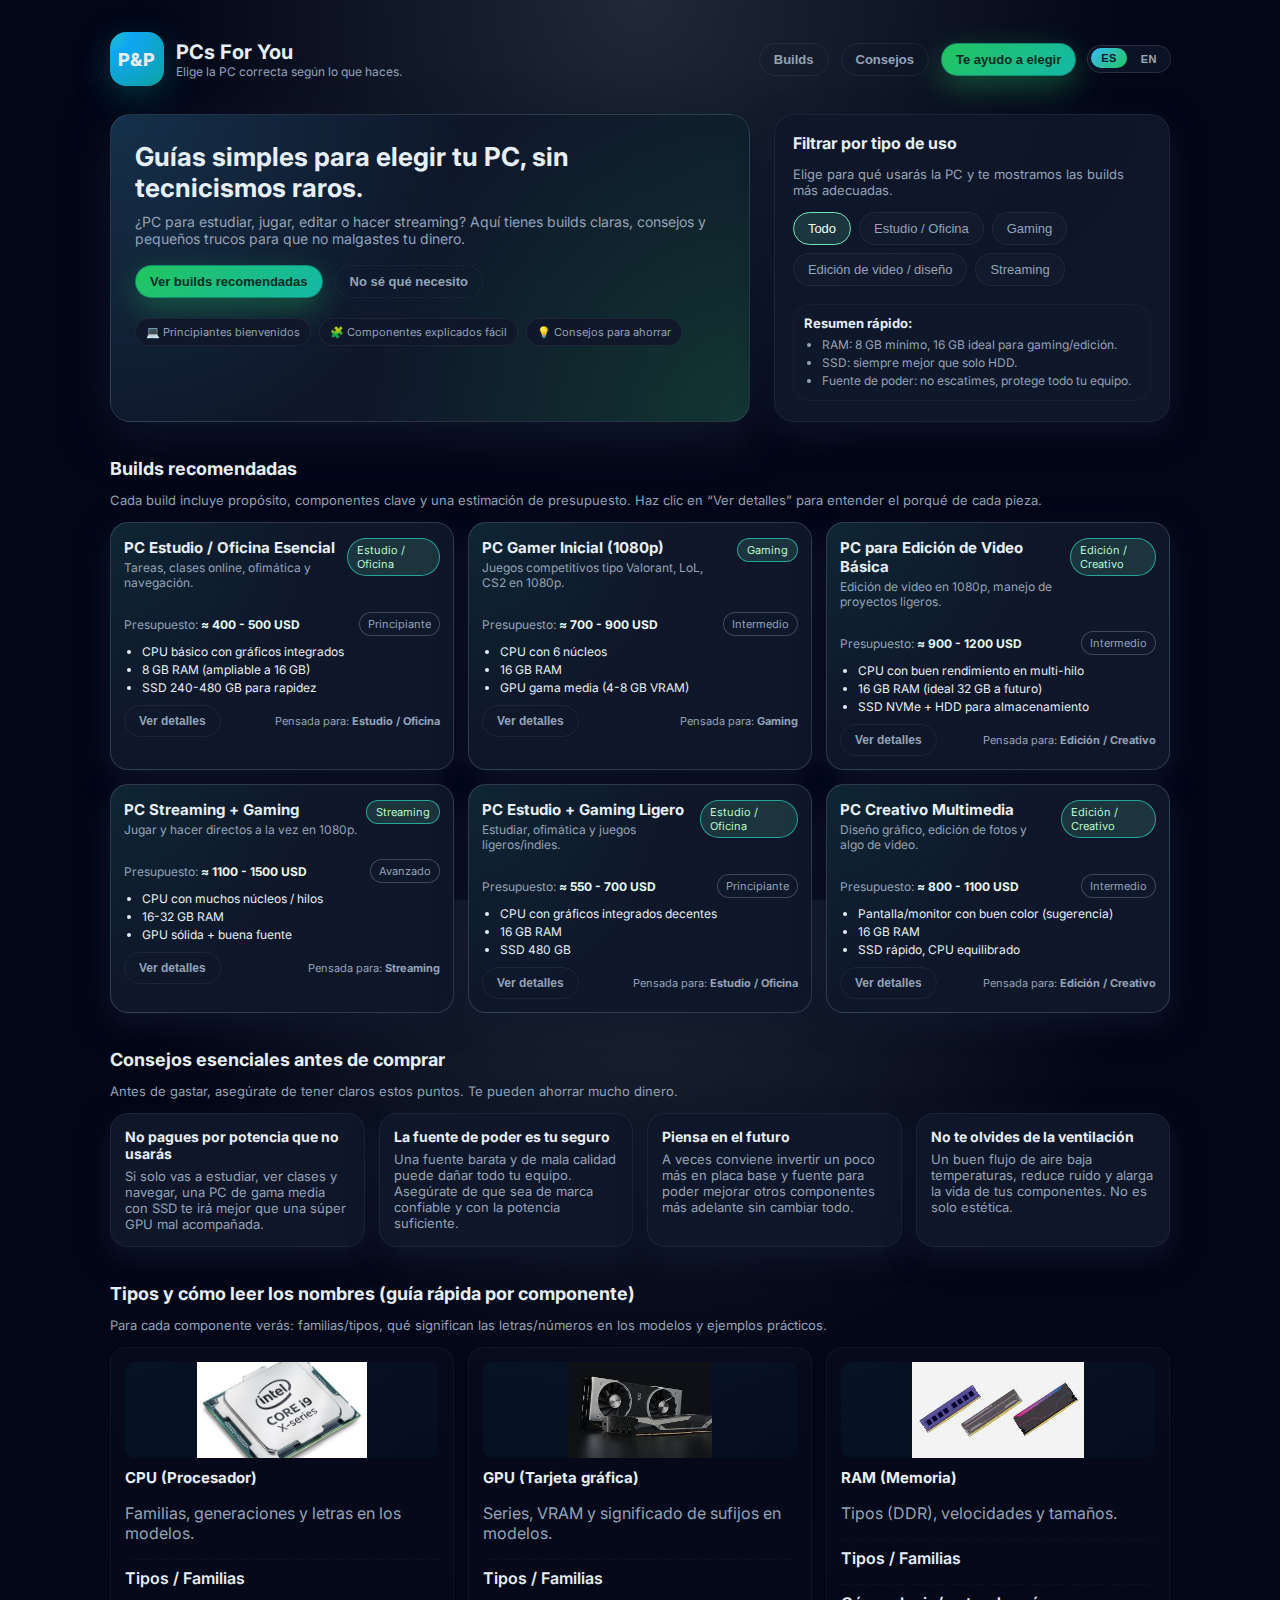
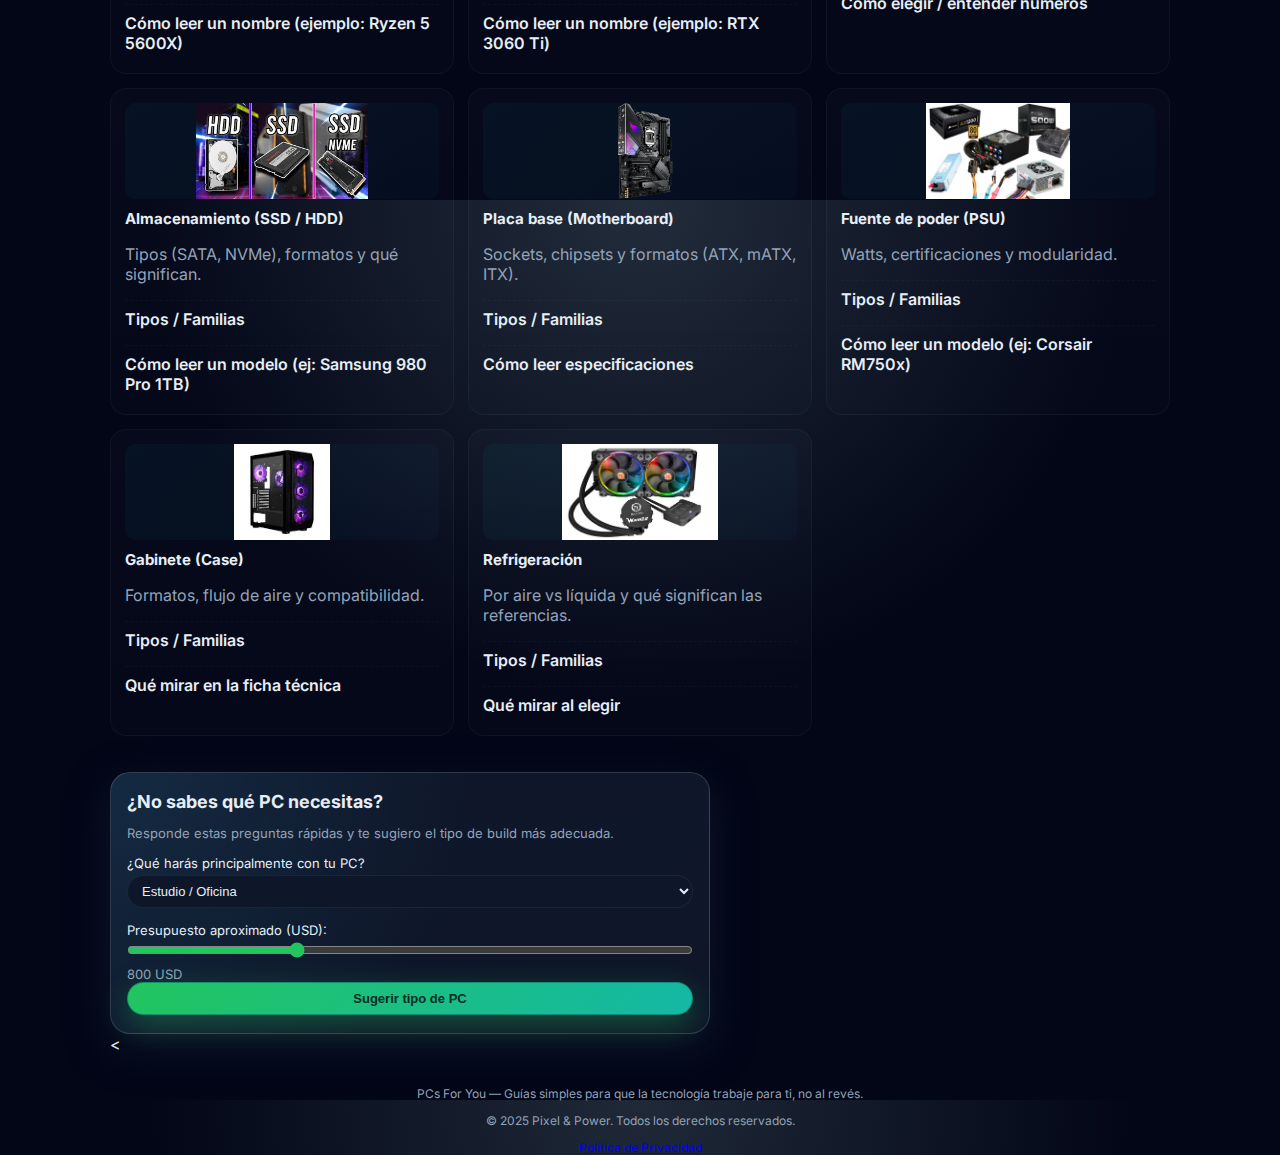
<file: ConceptoPC/index.html>
<!doctype html>
<html lang="es">
<head>
    <link rel="icon" type="image/png" href="img/LOGO.png">

  <meta charset="utf-8" />
  <meta name="viewport" content="width=device-width,initial-scale=1" />
  <title>Pixel & Power— Guías y Builds</title>
  <meta name="description" content="Guías claras y builds para elegir, armar y mantener PCs según tu presupuesto y lo que haces." />

  <!-- Fuente Google -->
  <link href="https://fonts.googleapis.com/css2?family=Inter:wght@300;400;600;700;800&display=swap" rel="stylesheet">

  <!-- CSS -->
  <link rel="stylesheet" href="css/PC.css">
</head>
<body>
  <div class="container">
    <!-- HEADER -->
    <header>
      <div class="brand">
        <div class="logo">P&amp;P</div>
        <div>
          <h1 data-i18n="brand.title">Pixel & Power</h1>
          <p data-i18n="brand.subtitle">Elige la PC correcta según lo que haces.</p>
        </div>
      </div>

      <nav>
        <button class="ghost" data-scroll="builds" data-i18n="nav.builds">Builds</button>
        <button class="ghost" data-scroll="tips" data-i18n="nav.tips">Consejos</button>
        <button class="btn" data-scroll="wizard" data-i18n="nav.wizard">Te ayudo a elegir</button>

        <!-- SELECTOR DE IDIOMA -->
        <div class="lang-switcher">
          <button class="lang-btn active" data-lang="es">ES</button>
          <button class="lang-btn" data-lang="en">EN</button>
        </div>
      </nav>
    </header>

    <!-- MAIN -->
    <main>
      <!-- HERO -->
      <section class="hero">
        <h2 data-i18n="hero.title">Guías simples para elegir tu PC, sin tecnicismos raros.</h2>
        <p data-i18n="hero.text">
          ¿PC para estudiar, jugar, editar o hacer streaming? Aquí tienes builds claras,
          consejos y pequeños trucos para que no malgastes tu dinero.
        </p>

        <div class="cta-row">
          <button class="btn" data-scroll="builds" data-i18n="hero.cta.builds">Ver builds recomendadas</button>
          <button class="ghost secondary" data-scroll="wizard" data-i18n="hero.cta.wizard">No sé qué necesito</button>
        </div>

        <div class="hero-badges">
          <span data-i18n="hero.badge1">💻 Principiantes bienvenidos</span>
          <span data-i18n="hero.badge2">🧩 Componentes explicados fácil</span>
          <span data-i18n="hero.badge3">💡 Consejos para ahorrar</span>
        </div>
      </section>

      <!-- PANEL LATERAL -->
      <aside class="side-panel">
        <h3 data-i18n="side.title">Filtrar por tipo de uso</h3>
        <p class="muted" data-i18n="side.text">Elige para qué usarás la PC y te mostramos las builds más adecuadas.</p>

        <div class="filter-group">
          <button class="chip active" data-type="all" data-i18n="filter.all">Todo</button>
          <button class="chip" data-type="estudio" data-i18n="filter.study">Estudio / Oficina</button>
          <button class="chip" data-type="gaming" data-i18n="filter.gaming">Gaming</button>
          <button class="chip" data-type="edicion" data-i18n="filter.edit">Edición de video / diseño</button>
          <button class="chip" data-type="streaming" data-i18n="filter.stream">Streaming</button>
        </div>

        <div class="summary-box">
          <h4 data-i18n="side.summary.title">Resumen rápido:</h4>
          <ul>
            <li data-i18n="side.summary.item1"><strong>RAM:</strong> 8 GB mínimo, 16 GB ideal para gaming/edición.</li>
            <li data-i18n="side.summary.item2"><strong>SSD:</strong> siempre mejor que solo HDD.</li>
            <li data-i18n="side.summary.item3"><strong>Fuente de poder:</strong> no escatimes, protege todo tu equipo.</li>
          </ul>
        </div>
      </aside>
    </main>

    <!-- BUILDS -->
    <section id="builds" class="section">
      <div class="section-header">
        <h3 data-i18n="builds.title">Builds recomendadas</h3>
        <p class="muted" data-i18n="builds.text">
          Cada build incluye propósito, componentes clave y una estimación de presupuesto.
          Haz clic en “Ver detalles” para entender el porqué de cada pieza.
        </p>
      </div>

      <div id="builds-list" class="cards">
        <!-- Se llena desde main.js -->
      </div>
    </section>

    <!-- CONSEJOS -->
    <section id="tips" class="section">
      <div class="section-header">
        <h3 data-i18n="tips.title">Consejos esenciales antes de comprar</h3>
        <p class="muted" data-i18n="tips.text">
          Antes de gastar, asegúrate de tener claros estos puntos. Te pueden ahorrar mucho dinero.
        </p>
      </div>

      <div class="tips-grid">
        <article class="tip-card">
          <h4 data-i18n="tips.card1.title">No pagues por potencia que no usarás</h4>
          <p data-i18n="tips.card1.text">
            Si solo vas a estudiar, ver clases y navegar, una PC de gama media con SSD te irá
            mejor que una súper GPU mal acompañada.
          </p>
        </article>
        <article class="tip-card">
          <h4 data-i18n="tips.card2.title">La fuente de poder es tu seguro</h4>
          <p data-i18n="tips.card2.text">
            Una fuente barata y de mala calidad puede dañar todo tu equipo. Asegúrate de que sea
            de marca confiable y con la potencia suficiente.
          </p>
        </article>
        <article class="tip-card">
          <h4 data-i18n="tips.card3.title">Piensa en el futuro</h4>
          <p data-i18n="tips.card3.text">
            A veces conviene invertir un poco más en placa base y fuente para poder mejorar otros
            componentes más adelante sin cambiar todo.
          </p>
        </article>
        <article class="tip-card">
          <h4 data-i18n="tips.card4.title">No te olvides de la ventilación</h4>
          <p data-i18n="tips.card4.text">
            Un buen flujo de aire baja temperaturas, reduce ruido y alarga la vida de tus
            componentes. No es solo estética.
          </p>
        </article>
      </div>
    </section>

    
  <!-- COMPONENTES: TIPOS Y CÓMO LEER LOS NOMBRES -->
<section id="componentes-detallados" class="section">
  <div class="section-header">
    <h3>Tipos y cómo leer los nombres (guía rápida por componente)</h3>
    <p class="muted">
      Para cada componente verás: familias/tipos, qué significan las letras/números en los modelos
      y ejemplos prácticos.
    </p>
  </div>

  <div class="componentes-det grid">
    <!-- CPU -->
    <article class="component-card">
      <div class="componente-img">
        <img src="img/CPU.jpg" alt="CPU">
      </div>
      <h4>CPU (Procesador)</h4>
      <p class="muted">Familias, generaciones y letras en los modelos.</p>

      <details>
        <summary>Tipos / Familias</summary>
        <ul>
          <li><strong>AMD Ryzen:</strong> Ryzen 3 / 5 / 7 / 9 (de entrada a entusiasta).</li>
          <li><strong>Intel Core:</strong> i3 / i5 / i7 / i9 (similar por gamas).</li>
          <li><strong>APUs:</strong> CPUs con gráficos integrados (útiles si no quieres GPU dedicada).</li>
        </ul>
      </details>

      <details>
        <summary>Cómo leer un nombre (ejemplo: Ryzen 5 5600X)</summary>
        <ul>
          <li><strong>Ryzen 5</strong> → gama media.</li>
          <li><strong>5600</strong> → serie/ generación (5xxx → 5ª gen / Zen 3).</li>
          <li><strong>X</strong> → variante con frecuencia/rendimiento mejorado.</li>
        </ul>
        <p class="mini muted">Letras típicas: X (más rápido), G (gráficos integrados), X3D (caché 3D).</p>
      </details>
    </article>

    <!-- GPU -->
    <article class="component-card">
      <div class="componente-img">
        <img src="img/GPU.jpg" alt="GPU">
      </div>
      <h4>GPU (Tarjeta gráfica)</h4>
      <p class="muted">Series, VRAM y significado de sufijos en modelos.</p>

      <details>
        <summary>Tipos / Familias</summary>
        <ul>
          <li><strong>NVIDIA GeForce:</strong> GTX (anterior), RTX (ray-tracing), tarjetas numeradas por generaciones (ex: 20xx, 30xx, 40xx).</li>
          <li><strong>AMD Radeon:</strong> RX 5000, RX 6000, RX 7000, etc.</li>
          <li><strong>Segmentos:</strong> entrada / media / alta / entusiasta (según serie y VRAM).</li>
        </ul>
      </details>

      <details>
        <summary>Cómo leer un nombre (ejemplo: RTX 3060 Ti)</summary>
        <ul>
          <li><strong>RTX</strong> → soporte ray-tracing (NVIDIA).</li>
          <li><strong>3060</strong> → generación y posición en la gama (30xx = generación); número mayor = más potente.</li>
          <li><strong>Ti / Super / XT</strong> → variantes con velocidades o núcleos extras.</li>
          <li><strong>VRAM</strong> → memoria de video (4GB / 6GB / 8GB / 12GB ... importante para resoluciones altas).</li>
        </ul>
      </details>
    </article>

    <!-- RAM -->
    <article class="component-card">
      <div class="componente-img">
        <img src="img/RAM.jpg" alt="RAM">
      </div>
      <h4>RAM (Memoria)</h4>
      <p class="muted">Tipos (DDR), velocidades y tamaños.</p>

      <details>
        <summary>Tipos / Familias</summary>
        <ul>
          <li><strong>DDR3 / DDR4 / DDR5:</strong> DDR5 es la más nueva; cada generación mejora latencia y ancho de banda.</li>
          <li><strong>SO-DIMM:</strong> formato para portátiles.</li>
        </ul>
      </details>

      <details>
        <summary>Cómo elegir / entender números</summary>
        <ul>
          <li><strong>Capacidad:</strong> 8GB, 16GB, 32GB — más RAM permite multitarea y edición más fluida.</li>
          <li><strong>Velocidad:</strong> 2400 / 3200 / 5200 MHz — afecta rendimiento en ciertas cargas (gaming/edición).</li>
          <li><strong>CL (latencia):</strong> número más bajo = menor latencia.</li>
        </ul>
      </details>
    </article>

    <!-- ALMACENAMIENTO -->
    <article class="component-card">
      <div class="componente-img">
        <img src="img/ALMACENAMIENTO.jpg" alt="Almacenamiento">
      </div>
      <h4>Almacenamiento (SSD / HDD)</h4>
      <p class="muted">Tipos (SATA, NVMe), formatos y qué significan.</p>

      <details>
        <summary>Tipos / Familias</summary>
        <ul>
          <li><strong>HDD:</strong> discos mecánicos — barato por GB, más lento.</li>
          <li><strong>SSD SATA:</strong> rápido y compatible con la mayoría de placas.</li>
          <li><strong>NVMe / M.2:</strong> mucho más rápido (PCIe), ideal para sistema y proyectos.</li>
        </ul>
      </details>

      <details>
        <summary>Cómo leer un modelo (ej: Samsung 980 Pro 1TB)</summary>
        <ul>
          <li><strong>Marca y modelo:</strong> Samsung 980 Pro (gama / generación).</li>
          <li><strong>1TB:</strong> capacidad.</li>
          <li><strong>PCIe 3.0 / 4.0 / 5.0:</strong> interfaz — versiones más nuevas ofrecen mayor velocidad (si la placa lo soporta).</li>
        </ul>
      </details>
    </article>

    <!-- PLACA BASE -->
    <article class="component-card">
      <div class="componente-img">
        <img src="img/PLACA.png" alt="Placa base">
      </div>
      <h4>Placa base (Motherboard)</h4>
      <p class="muted">Sockets, chipsets y formatos (ATX, mATX, ITX).</p>

      <details>
        <summary>Tipos / Familias</summary>
        <ul>
          <li><strong>Formato:</strong> ATX (grande), mATX (mediana), ITX (compacta).</li>
          <li><strong>Socket:</strong> AM4 / AM5 (AMD), LGA1200 / LGA1700 (Intel) — determina qué CPUs son compatibles.</li>
          <li><strong>Chipset:</strong> define características: cantidad de USB, PCIe lanes, overclocking, etc.</li>
        </ul>
      </details>

      <details>
        <summary>Cómo leer especificaciones</summary>
        <ul>
          <li><strong>Socket + chipset:</strong> p.ej. \"AM5 + X670\" → compatible con CPUs AM5 y funciones avanzadas.</li>
          <li><strong>Ranuras RAM:</strong> 2 o 4 slots y máximo soportado (ej: 128GB).</li>
        </ul>
      </details>
    </article>

    <!-- FUENTE DE PODER -->
    <article class="component-card">
      <div class="componente-img">
        <img src="img/FUENTE-DE-PODER.jpg" alt="Fuente de poder">
      </div>
      <h4>Fuente de poder (PSU)</h4>
      <p class="muted">Watts, certificaciones y modularidad.</p>

      <details>
        <summary>Tipos / Familias</summary>
        <ul>
          <li><strong>Potencia (W):</strong> 450W / 550W / 650W / 750W / más — elige según GPU + CPU.</li>
          <li><strong>Certificación 80 PLUS:</strong> Bronze / Silver / Gold / Platinum — eficiencia energética.</li>
          <li><strong>Modular:</strong> Full / Semi / No modular — cables desmontables facilitan el montaje.</li>
        </ul>
      </details>

      <details>
        <summary>Cómo leer un modelo (ej: Corsair RM750x)</summary>
        <ul>
          <li><strong>RM750x:</strong> RM (serie), 750 → potencia en W, x → variante de calidad.</li>
          <li><strong>Recomendación:</strong> elegir marca confiable y dejar margen de ~20–30% sobre consumo estimado.</li>
        </ul>
      </details>
    </article>

    <!-- GABINETE -->
    <article class="component-card">
      <div class="componente-img">
        <img src="img/GABINETE.jpg" alt="Gabinete">
      </div>
      <h4>Gabinete (Case)</h4>
      <p class="muted">Formatos, flujo de aire y compatibilidad.</p>

      <details>
        <summary>Tipos / Familias</summary>
        <ul>
          <li><strong>Formatos:</strong> Full tower, ATX mid-tower, mATX, ITX compact.</li>
          <li><strong>Ventilación:</strong> front intake, top exhaust, filtros para polvo.</li>
          <li><strong>Compatibilidad:</strong> longitudes de GPU, radiadores para refrigeración líquida.</li>
        </ul>
      </details>

      <details>
        <summary>Qué mirar en la ficha técnica</summary>
        <ul>
          <li><strong>Soporte GPU(max mm):</strong> longitud máxima de la tarjeta gráfica.</li>
          <li><strong>Soporte radiador:</strong> dimensiones y posiciones (front/top/rear).</li>
        </ul>
      </details>
    </article>

    <!-- REFRIGERACIÓN -->
    <article class="component-card">
      <div class="componente-img">
        <img src="img/REFRIGERACION.jpg" alt="Refrigeración">
      </div>
      <h4>Refrigeración</h4>
      <p class="muted">Por aire vs líquida y qué significan las referencias.</p>

      <details>
        <summary>Tipos / Familias</summary>
        <ul>
          <li><strong>Air coolers:</strong> disipadores con ventilador (buena relación precio/rendimiento).</li>
          <li><strong>AIO (All-In-One):</strong> refrigeración líquida cerrada (120/240/360 mm según radiador).</li>
          <li><strong>Custom loop:</strong> circuitos líquidos personalizados (más rendimiento, más trabajo).</li>
        </ul>
      </details>

      <details>
        <summary>Qué mirar al elegir</summary>
        <ul>
          <li><strong>Tamaño del radiador:</strong> 120/240/360 mm → mayor superficie = mejor disipación.</li>
          <li><strong>Compatibilidad con socket:</strong> verificar anclajes para tu CPU.</li>
        </ul>
      </details>
    </article>
  </div>
</section>



    <!-- WIZARD -->
    <section id="wizard" class="section wizard">
      <div class="wizard-card">
        <h3 data-i18n="wizard.title">¿No sabes qué PC necesitas?</h3>
        <p class="muted" data-i18n="wizard.text">
          Responde estas preguntas rápidas y te sugiero el tipo de build más adecuada.
        </p>

        <div class="wizard-step">
          <label for="usage" data-i18n="wizard.usage.label">¿Qué harás principalmente con tu PC?</label>
          <select id="usage">
            <option value="estudio" data-i18n="wizard.usage.study">Estudio / Oficina</option>
            <option value="gaming" data-i18n="wizard.usage.gaming">Gaming</option>
            <option value="edicion" data-i18n="wizard.usage.edit">Edición de video / diseño</option>
            <option value="streaming" data-i18n="wizard.usage.stream">Streaming + Gaming</option>
          </select>
        </div>

        <div class="wizard-step">
          <label for="budget" data-i18n="wizard.budget.label">Presupuesto aproximado (USD):</label>
          <input type="range" id="budget" min="300" max="2000" step="100" value="800">
          <div class="range-value"><span id="budget-value">800</span> USD</div>
        </div>

        <button id="wizard-btn" class="btn full" data-i18n="wizard.button">Sugerir tipo de PC</button>

        <div id="wizard-result" class="wizard-result hidden">
          <!-- Se llena con JS -->
        </div>
      </div>
    </section>

    <!-- FOOTER -->
        <!-- FOOTER -->
    <<footer>
  <p class="muted" data-i18n="footer.text">
    Pixel &amp; Power — Guías simples para que la tecnología trabaje para ti, no al revés.
  </p>
  <p class="muted copyright" data-i18n="footer.copy">
    © 2025 Pixel &amp; Power. Todos los derechos reservados.
  </p>
  <p class="muted">
    <a href="politica.html">Política de Privacidad</a>
  </p>
</footer>


  </div>

  <!-- JS -->
  <script src="js/PC.js"></script>
</body>
</html>
</file>
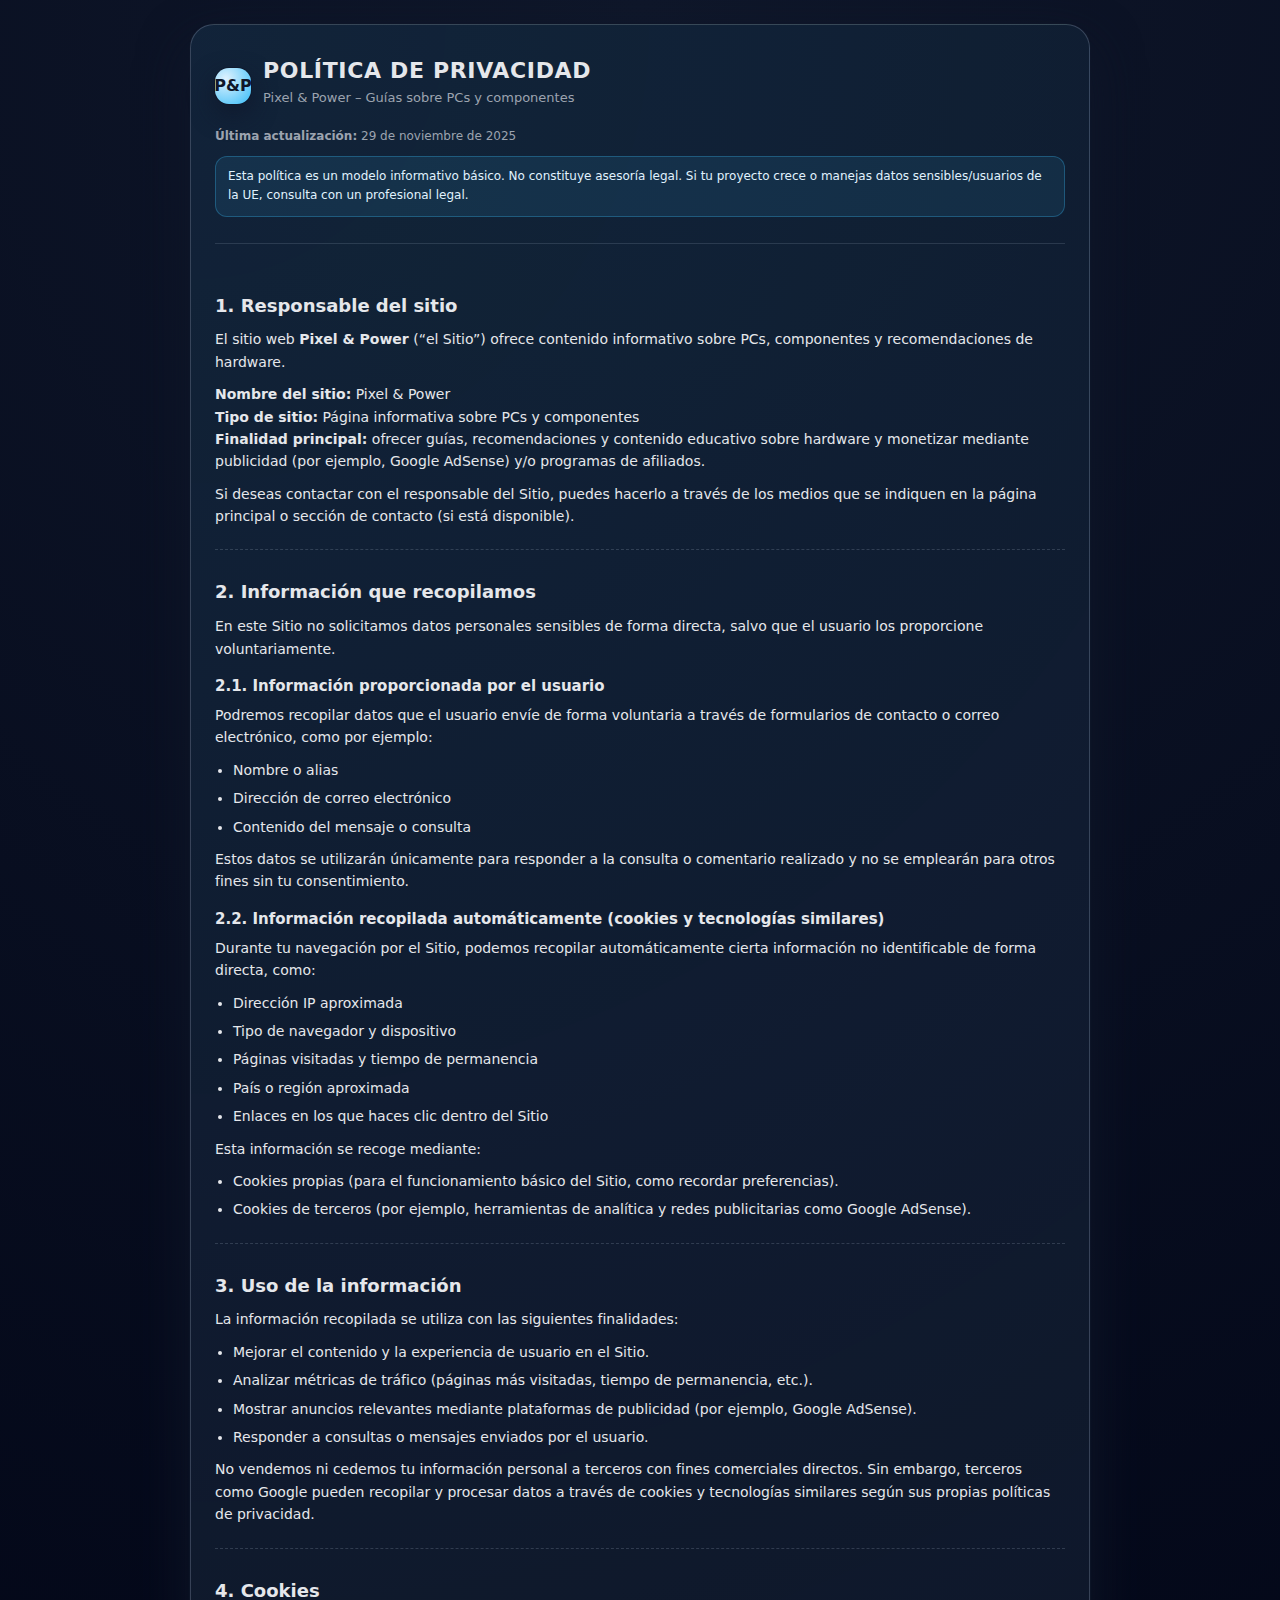
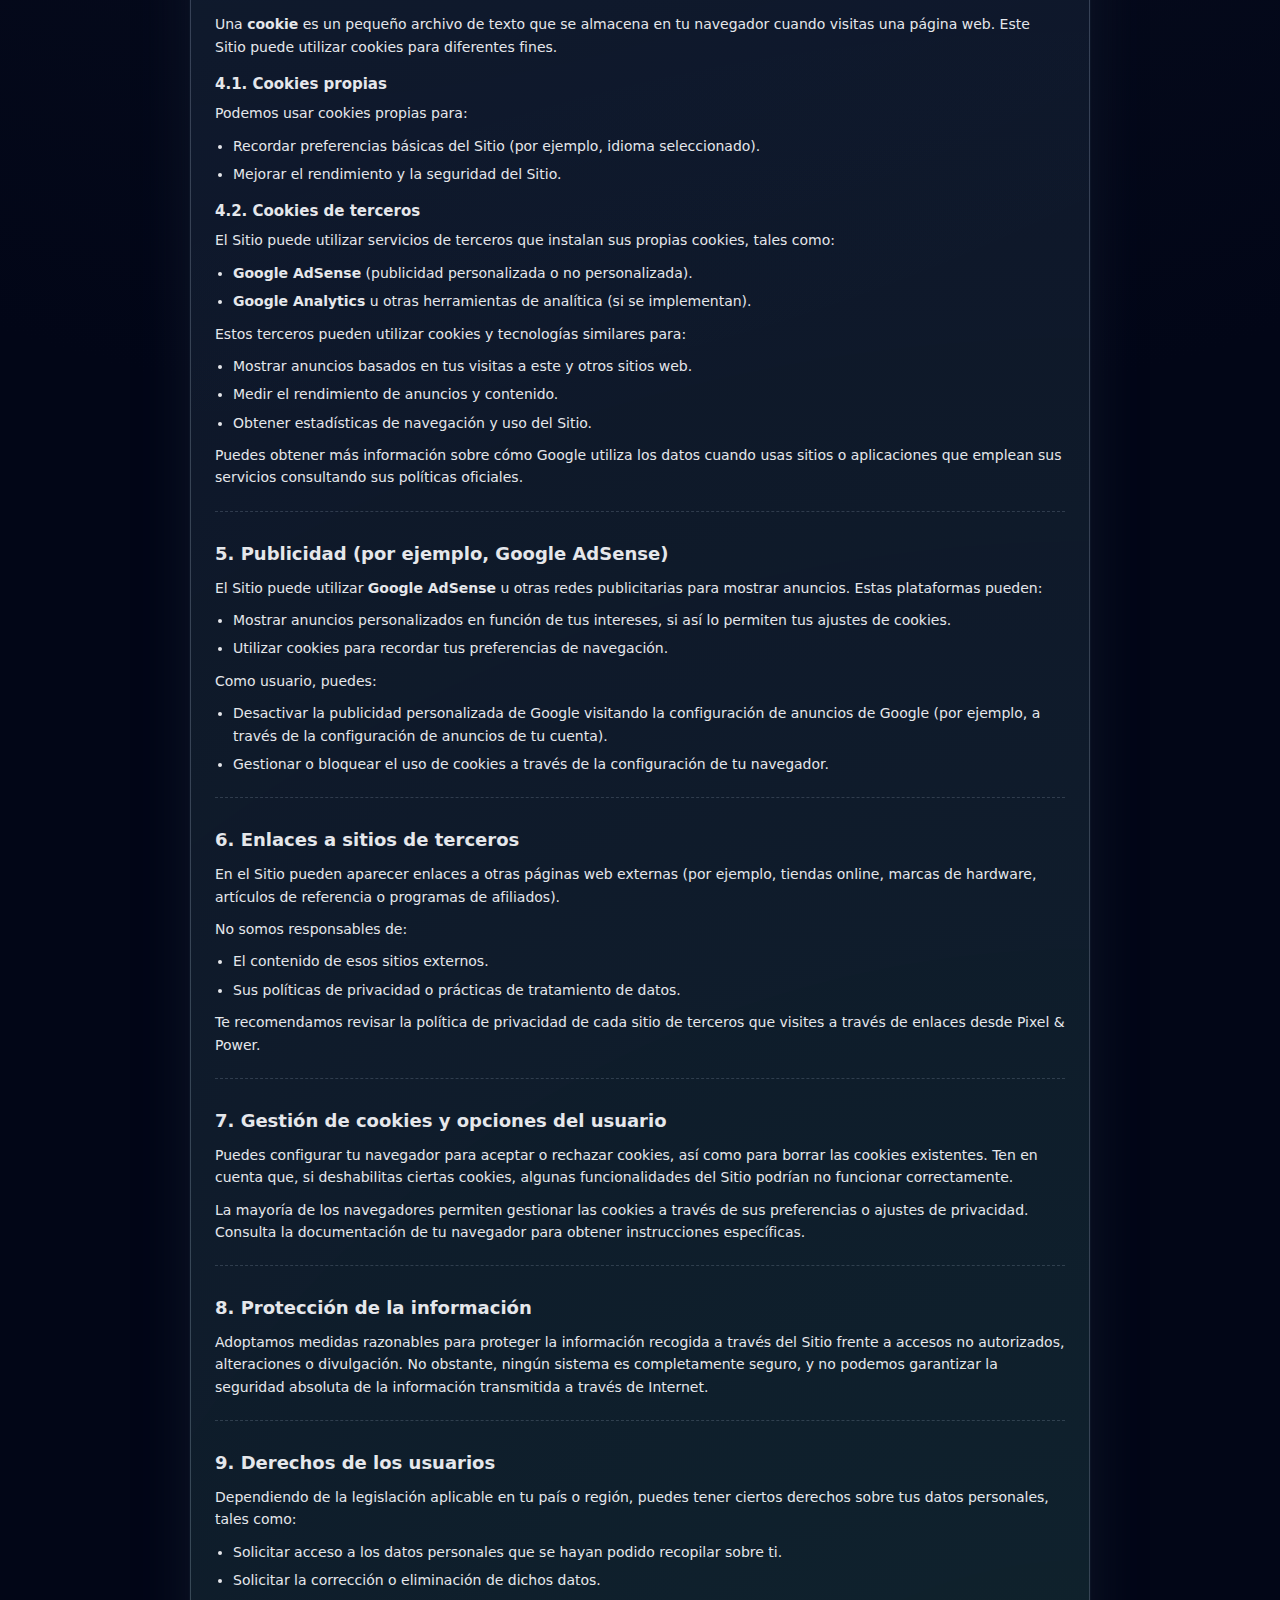
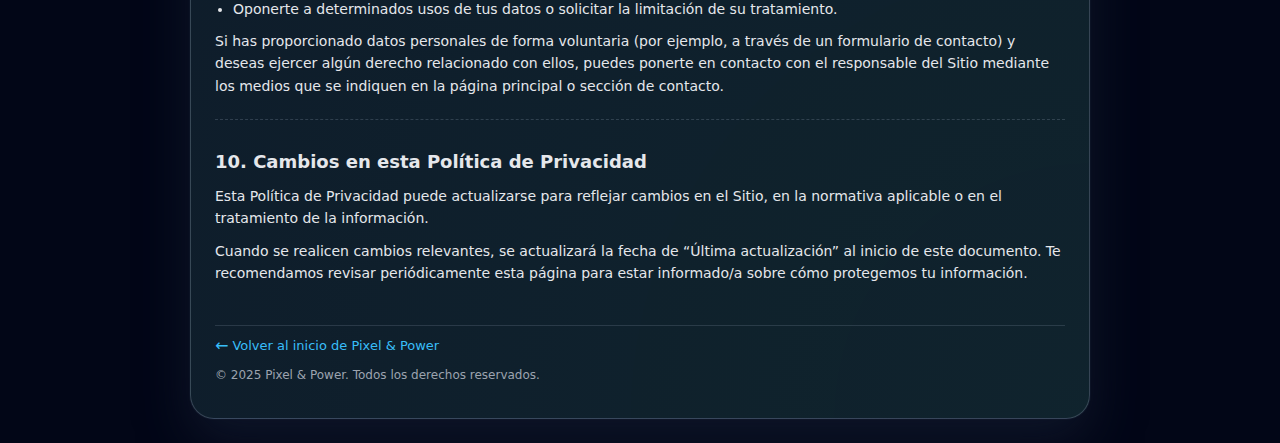
<file: ConceptoPC/politica.html>
<!DOCTYPE html>
<html lang="es">
<head>
    <script async src="https://pagead2.googlesyndication.com/pagead/js/adsbygoogle.js?client=ca-pub-7576382885352126"
     crossorigin="anonymous"></script>  
     <link rel="icon" type="image/png" href="img/LOGO.png">

  <meta charset="UTF-8" />
  <title>Política de Privacidad | Pixel &amp; Power</title>
  <meta name="viewport" content="width=device-width, initial-scale=1.0" />
  <meta name="description" content="Política de privacidad de Pixel & Power, sitio de guías sobre PCs y componentes." />

  <style>
    :root {
      --bg: #020617;
      --bg-soft: #020617;
      --card: #020617;
      --text: #e5e7eb;
      --muted: #9ca3af;
      --accent: #38bdf8;
      --accent-soft: rgba(56, 189, 248, 0.1);
      --border: rgba(148, 163, 184, 0.3);
    }

    * {
      box-sizing: border-box;
      margin: 0;
      padding: 0;
    }

    body {
      font-family: system-ui, -apple-system, BlinkMacSystemFont, "Segoe UI",
        sans-serif;
      background: radial-gradient(circle at top, #0f172a, #020617 55%);
      color: var(--text);
      line-height: 1.6;
      padding: 24px;
    }

    .page {
      max-width: 900px;
      margin: 0 auto;
      background: radial-gradient(circle at top left, rgba(56, 189, 248, 0.08), transparent 55%),
                  radial-gradient(circle at bottom right, rgba(34, 197, 94, 0.08), transparent 55%),
                  rgba(15, 23, 42, 0.95);
      border-radius: 24px;
      padding: 28px 24px 32px;
      border: 1px solid var(--border);
      box-shadow:
        0 22px 50px rgba(15, 23, 42, 0.9),
        0 0 0 1px rgba(15, 23, 42, 0.7);
    }

    header {
      border-bottom: 1px solid rgba(148, 163, 184, 0.2);
      padding-bottom: 16px;
      margin-bottom: 20px;
    }

    .brand {
      display: flex;
      align-items: center;
      gap: 12px;
      margin-bottom: 8px;
    }

    .logo {
      width: 36px;
      height: 36px;
      border-radius: 14px;
      background: radial-gradient(circle at 30% 30%, #e0f2fe, #38bdf8);
      display: flex;
      align-items: center;
      justify-content: center;
      font-weight: 800;
      color: #0f172a;
      font-size: 16px;
      box-shadow:
        0 0 0 1px rgba(15, 23, 42, 0.7),
        0 10px 25px rgba(15, 23, 42, 0.8);
    }

    h1 {
      font-size: 22px;
      letter-spacing: 0.03em;
      text-transform: uppercase;
    }

    .tagline {
      font-size: 13px;
      color: var(--muted);
    }

    .meta {
      font-size: 12px;
      color: var(--muted);
      margin-top: 4px;
    }

    h2 {
      font-size: 18px;
      margin: 18px 0 8px;
    }

    h3 {
      font-size: 15px;
      margin: 14px 0 6px;
    }

    p {
      margin-bottom: 10px;
      font-size: 14px;
    }

    ul {
      margin-left: 18px;
      margin-bottom: 10px;
    }

    li {
      margin-bottom: 6px;
      font-size: 14px;
    }

    .section {
      padding: 10px 0 12px;
      border-bottom: 1px dashed rgba(148, 163, 184, 0.25);
    }

    .section:last-of-type {
      border-bottom: none;
    }

    a {
      color: var(--accent);
      text-decoration: none;
    }

    a:hover {
      text-decoration: underline;
    }

    .notice {
      background: var(--accent-soft);
      border-radius: 12px;
      padding: 10px 12px;
      font-size: 12px;
      color: #e0f2fe;
      border: 1px solid rgba(56, 189, 248, 0.3);
      margin: 4px 0 10px;
    }

    footer {
      margin-top: 18px;
      padding-top: 10px;
      border-top: 1px solid rgba(148, 163, 184, 0.2);
      font-size: 12px;
      color: var(--muted);
      display: flex;
      flex-direction: column;
      gap: 4px;
    }

    .back-link {
      font-size: 13px;
      margin-bottom: 6px;
      display: inline-flex;
      align-items: center;
      gap: 4px;
    }

    .back-link span {
      font-size: 16px;
      line-height: 1;
    }

    @media (max-width: 640px) {
      .page {
        padding: 20px 16px 24px;
      }

      h1 {
        font-size: 18px;
      }

      h2 {
        font-size: 16px;
      }

      p,
      li {
        font-size: 13px;
      }
    }
  </style>
</head>
<body>
  <div class="page">
    <header>
      <div class="brand">
        <div class="logo">P&amp;P</div>
        <div>
          <h1>Política de Privacidad</h1>
          <p class="tagline">Pixel &amp; Power – Guías sobre PCs y componentes</p>
        </div>
      </div>
      <p class="meta"><strong>Última actualización:</strong> 29 de noviembre de 2025</p>
      <p class="notice">
        Esta política es un modelo informativo básico. No constituye asesoría legal. 
        Si tu proyecto crece o manejas datos sensibles/usuarios de la UE, consulta con un profesional legal.
      </p>
    </header>

    <section class="section">
      <h2>1. Responsable del sitio</h2>
      <p>
        El sitio web <strong>Pixel &amp; Power</strong> (“el Sitio”) ofrece contenido informativo sobre PCs, 
        componentes y recomendaciones de hardware.
      </p>
      <p>
        <strong>Nombre del sitio:</strong> Pixel &amp; Power<br />
        <strong>Tipo de sitio:</strong> Página informativa sobre PCs y componentes<br />
        <strong>Finalidad principal:</strong> ofrecer guías, recomendaciones y contenido educativo sobre hardware 
        y monetizar mediante publicidad (por ejemplo, Google AdSense) y/o programas de afiliados.
      </p>
      <p>
        Si deseas contactar con el responsable del Sitio, puedes hacerlo a través de los medios que se indiquen en 
        la página principal o sección de contacto (si está disponible).
      </p>
    </section>

    <section class="section">
      <h2>2. Información que recopilamos</h2>
      <p>En este Sitio no solicitamos datos personales sensibles de forma directa, salvo que el usuario los proporcione voluntariamente.</p>

      <h3>2.1. Información proporcionada por el usuario</h3>
      <p>
        Podremos recopilar datos que el usuario envíe de forma voluntaria a través de formularios de contacto o correo electrónico, 
        como por ejemplo:
      </p>
      <ul>
        <li>Nombre o alias</li>
        <li>Dirección de correo electrónico</li>
        <li>Contenido del mensaje o consulta</li>
      </ul>
      <p>
        Estos datos se utilizarán únicamente para responder a la consulta o comentario realizado y no se emplearán para otros fines 
        sin tu consentimiento.
      </p>

      <h3>2.2. Información recopilada automáticamente (cookies y tecnologías similares)</h3>
      <p>
        Durante tu navegación por el Sitio, podemos recopilar automáticamente cierta información no identificable de forma directa, como:
      </p>
      <ul>
        <li>Dirección IP aproximada</li>
        <li>Tipo de navegador y dispositivo</li>
        <li>Páginas visitadas y tiempo de permanencia</li>
        <li>País o región aproximada</li>
        <li>Enlaces en los que haces clic dentro del Sitio</li>
      </ul>
      <p>Esta información se recoge mediante:</p>
      <ul>
        <li>Cookies propias (para el funcionamiento básico del Sitio, como recordar preferencias).</li>
        <li>Cookies de terceros (por ejemplo, herramientas de analítica y redes publicitarias como Google AdSense).</li>
      </ul>
    </section>

    <section class="section">
      <h2>3. Uso de la información</h2>
      <p>
        La información recopilada se utiliza con las siguientes finalidades:
      </p>
      <ul>
        <li>Mejorar el contenido y la experiencia de usuario en el Sitio.</li>
        <li>Analizar métricas de tráfico (páginas más visitadas, tiempo de permanencia, etc.).</li>
        <li>Mostrar anuncios relevantes mediante plataformas de publicidad (por ejemplo, Google AdSense).</li>
        <li>Responder a consultas o mensajes enviados por el usuario.</li>
      </ul>
      <p>
        No vendemos ni cedemos tu información personal a terceros con fines comerciales directos. 
        Sin embargo, terceros como Google pueden recopilar y procesar datos a través de cookies y tecnologías similares 
        según sus propias políticas de privacidad.
      </p>
    </section>

    <section class="section">
      <h2>4. Cookies</h2>
      <p>
        Una <strong>cookie</strong> es un pequeño archivo de texto que se almacena en tu navegador cuando visitas una página web. 
        Este Sitio puede utilizar cookies para diferentes fines.
      </p>

      <h3>4.1. Cookies propias</h3>
      <p>Podemos usar cookies propias para:</p>
      <ul>
        <li>Recordar preferencias básicas del Sitio (por ejemplo, idioma seleccionado).</li>
        <li>Mejorar el rendimiento y la seguridad del Sitio.</li>
      </ul>

      <h3>4.2. Cookies de terceros</h3>
      <p>
        El Sitio puede utilizar servicios de terceros que instalan sus propias cookies, tales como:
      </p>
      <ul>
        <li><strong>Google AdSense</strong> (publicidad personalizada o no personalizada).</li>
        <li><strong>Google Analytics</strong> u otras herramientas de analítica (si se implementan).</li>
      </ul>
      <p>
        Estos terceros pueden utilizar cookies y tecnologías similares para:
      </p>
      <ul>
        <li>Mostrar anuncios basados en tus visitas a este y otros sitios web.</li>
        <li>Medir el rendimiento de anuncios y contenido.</li>
        <li>Obtener estadísticas de navegación y uso del Sitio.</li>
      </ul>
      <p>
        Puedes obtener más información sobre cómo Google utiliza los datos cuando usas sitios o aplicaciones que emplean sus servicios 
        consultando sus políticas oficiales.
      </p>
    </section>

    <section class="section">
      <h2>5. Publicidad (por ejemplo, Google AdSense)</h2>
      <p>
        El Sitio puede utilizar <strong>Google AdSense</strong> u otras redes publicitarias para mostrar anuncios. 
        Estas plataformas pueden:
      </p>
      <ul>
        <li>Mostrar anuncios personalizados en función de tus intereses, si así lo permiten tus ajustes de cookies.</li>
        <li>Utilizar cookies para recordar tus preferencias de navegación.</li>
      </ul>
      <p>Como usuario, puedes:</p>
      <ul>
        <li>
          Desactivar la publicidad personalizada de Google visitando la configuración de anuncios de Google 
          (por ejemplo, a través de la configuración de anuncios de tu cuenta).
        </li>
        <li>Gestionar o bloquear el uso de cookies a través de la configuración de tu navegador.</li>
      </ul>
    </section>

    <section class="section">
      <h2>6. Enlaces a sitios de terceros</h2>
      <p>
        En el Sitio pueden aparecer enlaces a otras páginas web externas (por ejemplo, tiendas online, marcas de hardware, 
        artículos de referencia o programas de afiliados).
      </p>
      <p>
        No somos responsables de:
      </p>
      <ul>
        <li>El contenido de esos sitios externos.</li>
        <li>Sus políticas de privacidad o prácticas de tratamiento de datos.</li>
      </ul>
      <p>
        Te recomendamos revisar la política de privacidad de cada sitio de terceros que visites a través de enlaces desde Pixel &amp; Power.
      </p>
    </section>

    <section class="section">
      <h2>7. Gestión de cookies y opciones del usuario</h2>
      <p>
        Puedes configurar tu navegador para aceptar o rechazar cookies, así como para borrar las cookies existentes. 
        Ten en cuenta que, si deshabilitas ciertas cookies, algunas funcionalidades del Sitio podrían no funcionar correctamente.
      </p>
      <p>
        La mayoría de los navegadores permiten gestionar las cookies a través de sus preferencias o ajustes de privacidad. 
        Consulta la documentación de tu navegador para obtener instrucciones específicas.
      </p>
    </section>

    <section class="section">
      <h2>8. Protección de la información</h2>
      <p>
        Adoptamos medidas razonables para proteger la información recogida a través del Sitio frente a accesos no autorizados, 
        alteraciones o divulgación. No obstante, ningún sistema es completamente seguro, y no podemos garantizar la seguridad absoluta 
        de la información transmitida a través de Internet.
      </p>
    </section>

    <section class="section">
      <h2>9. Derechos de los usuarios</h2>
      <p>
        Dependiendo de la legislación aplicable en tu país o región, puedes tener ciertos derechos sobre tus datos personales, 
        tales como:
      </p>
      <ul>
        <li>Solicitar acceso a los datos personales que se hayan podido recopilar sobre ti.</li>
        <li>Solicitar la corrección o eliminación de dichos datos.</li>
        <li>Oponerte a determinados usos de tus datos o solicitar la limitación de su tratamiento.</li>
      </ul>
      <p>
        Si has proporcionado datos personales de forma voluntaria (por ejemplo, a través de un formulario de contacto) 
        y deseas ejercer algún derecho relacionado con ellos, puedes ponerte en contacto con el responsable del Sitio 
        mediante los medios que se indiquen en la página principal o sección de contacto.
      </p>
    </section>

    <section class="section">
      <h2>10. Cambios en esta Política de Privacidad</h2>
      <p>
        Esta Política de Privacidad puede actualizarse para reflejar cambios en el Sitio, en la normativa aplicable o en el 
        tratamiento de la información.
      </p>
      <p>
        Cuando se realicen cambios relevantes, se actualizará la fecha de “Última actualización” al inicio de este documento. 
        Te recomendamos revisar periódicamente esta página para estar informado/a sobre cómo protegemos tu información.
      </p>
    </section>

    <footer>
      <a href="index.html" class="back-link">
        <span>←</span> Volver al inicio de Pixel &amp; Power
      </a>
      <span>© 2025 Pixel &amp; Power. Todos los derechos reservados.</span>
    </footer>
  </div>
</body>
</html>
</file>
<file: ConceptoPC/css/PC.css>
:root {
  --bg: #0f1724;
  --card: #0b1220;
  --muted: #93a3b8;
  --accent: #6ee7b7;
  --accent-soft: rgba(110, 231, 183, 0.15);
  --glass: rgba(255, 255, 255, 0.06);
  --glass-2: rgba(255, 255, 255, 0.03);
  --glass-3: rgba(255, 255, 255, 0.02);
  --glass-border: rgba(255, 255, 255, 0.06);
  --radius: 14px;
  --maxw: 1100px;
}

* {
  box-sizing: border-box;
}

html,
body {
  height: 100%;
}

body {
  font-family: Inter, system-ui, -apple-system, "Segoe UI", Roboto, "Helvetica Neue", Arial;
  margin: 0;
  background: radial-gradient(circle at top, #1f2937 0, #020617 45%, #020617 100%);
  color: #e6eef6;
  -webkit-font-smoothing: antialiased;
  -moz-osx-font-smoothing: grayscale;
}

.container {
  max-width: var(--maxw);
  margin: 32px auto 40px;
  padding: 0 20px;
}

/* HEADER */

header {
  display: flex;
  align-items: center;
  justify-content: space-between;
  gap: 18px;
  margin-bottom: 28px;
}

.brand {
  display: flex;
  align-items: center;
  gap: 12px;
}

.logo {
  width: 54px;
  height: 54px;
  border-radius: 16px;
  background: radial-gradient(circle at 0 0, #22c1c3 0, #0ea5f4 30%, #0ea5a4 100%);
  display: flex;
  align-items: center;
  justify-content: center;
  box-shadow: 0 10px 35px rgba(14, 165, 164, 0.3);
  font-weight: 800;
  letter-spacing: 1px;
  font-size: 18px;
}

.brand h1 {
  font-size: 20px;
  margin: 0;
}

.brand p {
  margin: 0;
  font-size: 12px;
  color: var(--muted);
}

nav {
  display: flex;
  gap: 10px;
  flex-wrap: wrap;
}

/* BOTONES */

.btn,
.ghost,
.chip {
  border-radius: 999px;
  border: 1px solid transparent;
  padding: 8px 14px;
  font-size: 13px;
  cursor: pointer;
  transition: all 0.18s ease-out;
  font-weight: 600;
  display: inline-flex;
  align-items: center;
  gap: 6px;
}

.btn {
  background: linear-gradient(135deg, #22c55e, #14b8a6);
  border-color: rgba(15, 118, 110, 0.7);
  color: #022c22;
  box-shadow: 0 10px 30px rgba(34, 197, 94, 0.35);
}

.btn:hover {
  transform: translateY(-1px);
  box-shadow: 0 14px 30px rgba(34, 197, 94, 0.45);
}

.btn.full {
  width: 100%;
  justify-content: center;
}

.ghost {
  background: transparent;
  border-color: var(--glass-border);
  color: var(--muted);
}

.ghost:hover {
  background: var(--glass-2);
  color: #e5edf7;
}

.ghost.secondary {
  border-style: dashed;
}

.chip {
  background: var(--glass-3);
  border-color: var(--glass-border);
  color: var(--muted);
  font-weight: 500;
}

.chip:hover {
  background: var(--glass-2);
  color: #f9fafb;
}

.chip.active {
  background: var(--accent-soft);
  border-color: var(--accent);
  color: #ecfdf5;
}

/* MAIN LAYOUT */

main {
  display: grid;
  grid-template-columns: minmax(0, 2.1fr) minmax(270px, 1.3fr);
  gap: 24px;
}

/* HERO */

.hero {
  background: radial-gradient(circle at top left, rgba(56, 189, 248, 0.16), transparent 50%),
              radial-gradient(circle at bottom right, rgba(34, 197, 94, 0.18), transparent 55%),
              linear-gradient(180deg, rgba(15, 23, 42, 0.95), rgba(15, 23, 42, 0.98));
  padding: 26px 24px 22px;
  border-radius: 20px;
  box-shadow: 0 14px 45px rgba(15, 23, 42, 0.9);
  border: 1px solid rgba(148, 163, 184, 0.18);
}

.hero h2 {
  margin: 0;
  font-size: 26px;
}

.hero p {
  color: var(--muted);
  margin-top: 10px;
  font-size: 14px;
}

.cta-row {
  display: flex;
  gap: 12px;
  margin-top: 18px;
  flex-wrap: wrap;
}

.hero-badges {
  display: flex;
  flex-wrap: wrap;
  gap: 8px;
  margin-top: 20px;
}

.hero-badges span {
  border-radius: 999px;
  border: 1px solid var(--glass-border);
  background: rgba(15, 23, 42, 0.9);
  padding: 6px 10px;
  font-size: 11px;
  color: var(--muted);
}

/* SIDE PANEL */

.side-panel {
  background: radial-gradient(circle at top, rgba(15, 23, 42, 0.9), rgba(15, 23, 42, 0.98));
  border-radius: 20px;
  padding: 18px 18px 20px;
  border: 1px solid var(--glass-border);
  box-shadow: 0 10px 30px rgba(15, 23, 42, 0.8);
}

.side-panel h3 {
  margin: 0 0 4px;
  font-size: 16px;
}

.side-panel .muted {
  font-size: 13px;
}

.filter-group {
  display: flex;
  flex-wrap: wrap;
  gap: 8px;
  margin: 14px 0 18px;
}

.summary-box {
  padding: 10px 10px 12px;
  border-radius: 16px;
  background: rgba(15, 23, 42, 0.85);
  border: 1px solid var(--glass-2);
}

.summary-box h4 {
  margin: 0 0 6px;
  font-size: 13px;
}

.summary-box ul {
  margin: 0;
  padding-left: 18px;
}

.summary-box li {
  font-size: 12px;
  color: var(--muted);
  margin-top: 3px;
}

/* SECCIONES GENERALES */

.section {
  margin-top: 36px;
}

.section-header {
  margin-bottom: 14px;
}

.section-header h3 {
  margin: 0 0 4px;
  font-size: 18px;
}

.section-header .muted {
  font-size: 13px;
}

/* CARDS BUILDS */

.cards {
  display: grid;
  grid-template-columns: repeat(auto-fit, minmax(260px, 1fr));
  gap: 14px;
}

.card {
  background: radial-gradient(circle at top left, rgba(15, 118, 110, 0.16), transparent 52%),
              linear-gradient(160deg, rgba(15, 23, 42, 0.96), rgba(15, 23, 42, 0.98));
  border-radius: 18px;
  border: 1px solid rgba(148, 163, 184, 0.25);
  padding: 15px 13px 13px;
  box-shadow: 0 10px 30px rgba(15, 23, 42, 0.9);
  position: relative;
  overflow: hidden;
  transition: transform 0.18s ease-out, box-shadow 0.18s ease-out, border-color 0.18s;
}

.card:hover {
  transform: translateY(-3px);
  box-shadow: 0 18px 40px rgba(15, 23, 42, 1);
  border-color: rgba(94, 234, 212, 0.45);
}

.card-header {
  display: flex;
  justify-content: space-between;
  gap: 8px;
  align-items: flex-start;
}

.card-title {
  font-size: 15px;
  margin: 0 0 3px;
}

.card-tag {
  font-size: 11px;
  border-radius: 999px;
  padding: 4px 8px;
  background: rgba(15, 23, 42, 0.9);
  border: 1px solid rgba(148, 163, 184, 0.35);
  color: var(--muted);
}

.badge-type {
  font-size: 11px;
  border-radius: 999px;
  padding: 4px 9px;
  background: var(--accent-soft);
  color: #bbf7d0;
  border: 1px solid rgba(45, 212, 191, 0.7);
}

.card-usage {
  font-size: 12px;
  color: var(--muted);
  margin-top: 2px;
}

.card-meta {
  display: flex;
  justify-content: space-between;
  align-items: center;
  margin-top: 10px;
  font-size: 12px;
}

.card-meta span {
  color: var(--muted);
}

.card-meta strong {
  color: #e5f9f4;
}

.card-specs {
  margin-top: 8px;
  font-size: 12px;
}

.card-specs ul {
  margin: 0;
  padding-left: 18px;
}

.card-specs li {
  margin-top: 3px;
}

.card-actions {
  display: flex;
  justify-content: space-between;
  align-items: center;
  margin-top: 10px;
}

.card-actions button {
  font-size: 12px;
}

.card-actions .muted {
  font-size: 11px;
}

/* DETALLES DESPLEGABLES */

.card-details {
  margin-top: 8px;
  border-top: 1px dashed rgba(148, 163, 184, 0.35);
  padding-top: 8px;
  font-size: 12px;
  color: var(--muted);
  display: none;
}

.card-details.visible {
  display: block;
}

/* TIPS */

.tips-grid {
  display: grid;
  grid-template-columns: repeat(auto-fit, minmax(230px, 1fr));
  gap: 14px;
}

.tip-card {
  background: radial-gradient(circle at top, rgba(15, 23, 42, 0.98), rgba(15, 23, 42, 0.96));
  border-radius: 18px;
  padding: 14px;
  border: 1px solid var(--glass-border);
  font-size: 13px;
  box-shadow: 0 10px 28px rgba(15, 23, 42, 0.9);
}

.tip-card h4 {
  margin: 0 0 6px;
  font-size: 14px;
}

.tip-card p {
  margin: 0;
  color: var(--muted);
}

/* WIZARD */

.wizard-card {
  margin-top: 10px;
  background: radial-gradient(circle at top left, rgba(56, 189, 248, 0.12), transparent 55%),
              linear-gradient(165deg, rgba(15, 23, 42, 0.98), rgba(15, 23, 42, 0.96));
  border-radius: 20px;
  padding: 18px 16px 18px;
  border: 1px solid rgba(148, 163, 184, 0.25);
  box-shadow: 0 14px 40px rgba(15, 23, 42, 0.95);
  max-width: 600px;
}

.wizard-card h3 {
  margin: 0 0 4px;
  font-size: 18px;
}

.wizard-card .muted {
  font-size: 13px;
}

.wizard-step {
  margin-top: 14px;
}

.wizard-step label {
  display: block;
  font-size: 13px;
  margin-bottom: 4px;
}

select,
input[type="range"] {
  width: 100%;
  margin: 0;
}

select {
  background: rgba(15, 23, 42, 0.96);
  border-radius: 999px;
  border: 1px solid var(--glass-border);
  color: #e5edf7;
  padding: 7px 10px;
  font-size: 13px;
  outline: none;
}

select:focus {
  border-color: var(--accent);
}

input[type="range"] {
  accent-color: #22c55e;
}

.range-value {
  margin-top: 4px;
  font-size: 13px;
  color: var(--muted);
}

.wizard-result {
  margin-top: 14px;
  padding: 10px 11px;
  border-radius: 16px;
  background: rgba(15, 23, 42, 0.96);
  border: 1px solid rgba(34, 197, 94, 0.45);
  font-size: 13px;
}

.wizard-result h4 {
  margin: 0 0 4px;
}

.wizard-result p {
  margin: 0;
}

.hidden {
  display: none;
}

/* FOOTER */

footer {
  margin-top: 32px;
  text-align: center;
}

footer p {
  font-size: 12px;
}

/* UTILIDADES */

.muted {
  color: var(--muted);
}

/* RESPONSIVE */

@media (max-width: 840px) {
  main {
    grid-template-columns: 1fr;
  }

  .hero {
    order: 1;
  }

  .side-panel {
    order: 2;
  }

  header {
    flex-direction: column;
    align-items: flex-start;
  }

  nav {
    justify-content: flex-start;
  }
}

@media (max-width: 520px) {
  .hero {
    padding: 20px 16px 18px;
  }

  .cta-row {
    flex-direction: column;
  }

  .logo {
    width: 46px;
    height: 46px;
    font-size: 16px;
  }
}

/* Estilos para la sección detallada de componentes */
#componentes-detallados .componentes-det {
  display: grid;
  grid-template-columns: repeat(auto-fit, minmax(280px, 1fr));
  gap: 14px;
  margin-top: 12px;
}

.component-card {
  background: linear-gradient(180deg, rgba(255,255,255,0.02), rgba(255,255,255,0.01));
  border-radius: 16px;
  padding: 14px;
  border: 1px solid rgba(148,163,184,0.07);
}

.component-card h4 {
  margin: 8px 0 6px;
  font-size: 15px;
}

.component-card .componente-img {
  height: 96px;
  border-radius: 10px;
  overflow: hidden;
  display: flex;
  align-items: center;
  justify-content: center;
  background: linear-gradient(135deg, rgba(14,165,164,0.06), rgba(14,165,244,0.03));
  margin-bottom: 10px;
}

.component-card .componente-img img {
  max-width: 100%;
  max-height: 100%;
  object-fit: contain;
}

/* Detalles (<details>) */
.component-card details {
  margin-top: 10px;
  border-top: 1px dashed rgba(148,163,184,0.06);
  padding-top: 8px;
}

.component-card summary {
  cursor: pointer;
  font-weight: 600;
  outline: none;
  list-style: none;
  margin-bottom: 6px;
}

/* Ajustes para listas y mini texto */
.component-card ul {
  margin: 6px 0 0 18px;
  padding: 0;
  color: var(--muted);
  font-size: 13px;
}

.component-card .mini {
  font-size: 12px;
  color: var(--muted);
  margin-top: 6px;
}



/* === SELECTOR DE IDIOMA === */

nav {
  display: flex;
  align-items: center;
  gap: 12px;
  flex-wrap: wrap;
}

/* Contenedor del selector */
.lang-switcher {
  display: inline-flex;
  align-items: center;
  gap: 4px;
  padding: 3px;
  border-radius: 999px;
  background: rgba(15, 23, 42, 0.8); /* fondo oscuro semi-transparente */
  box-shadow: 0 0 0 1px rgba(148, 163, 184, 0.25);
}

/* Botones de idioma */
.lang-btn {
  border: none;
  background: transparent;
  padding: 4px 10px;
  border-radius: 999px;
  font-size: 11px;
  font-weight: 600;
  letter-spacing: 0.04em;
  text-transform: uppercase;
  cursor: pointer;
  color: rgba(226, 232, 240, 0.7);
  transition: background 0.2s ease, color 0.2s ease, transform 0.1s ease;
}

/* Hover general */
.lang-btn:hover {
  background: rgba(148, 163, 184, 0.25);
  color: #e5f3ff;
}

/* Estado activo (idioma seleccionado) */
.lang-btn.active {
  background: linear-gradient(135deg, #38bdf8, #22c55e);
  color: #0f172a;
  box-shadow: 0 0 0 1px rgba(15, 23, 42, 0.4);
  transform: translateY(-1px);
}

/* Opcional: efecto al hacer click */
.lang-btn:active {
  transform: translateY(0);
}

/* Responsive: que el nav no se rompa en pantallas pequeñas */
@media (max-width: 768px) {
  header {
    gap: 12px;
  }

  nav {
    justify-content: flex-start;
    gap: 8px;
  }

  .lang-switcher {
    margin-left: auto; /* lleva el selector a la derecha en móvil */
  }
}

.footer-links a {
  font-size: 12px;
  opacity: 0.85;
}

.footer-links a:hover {
  text-decoration: underline;
}
</file>
